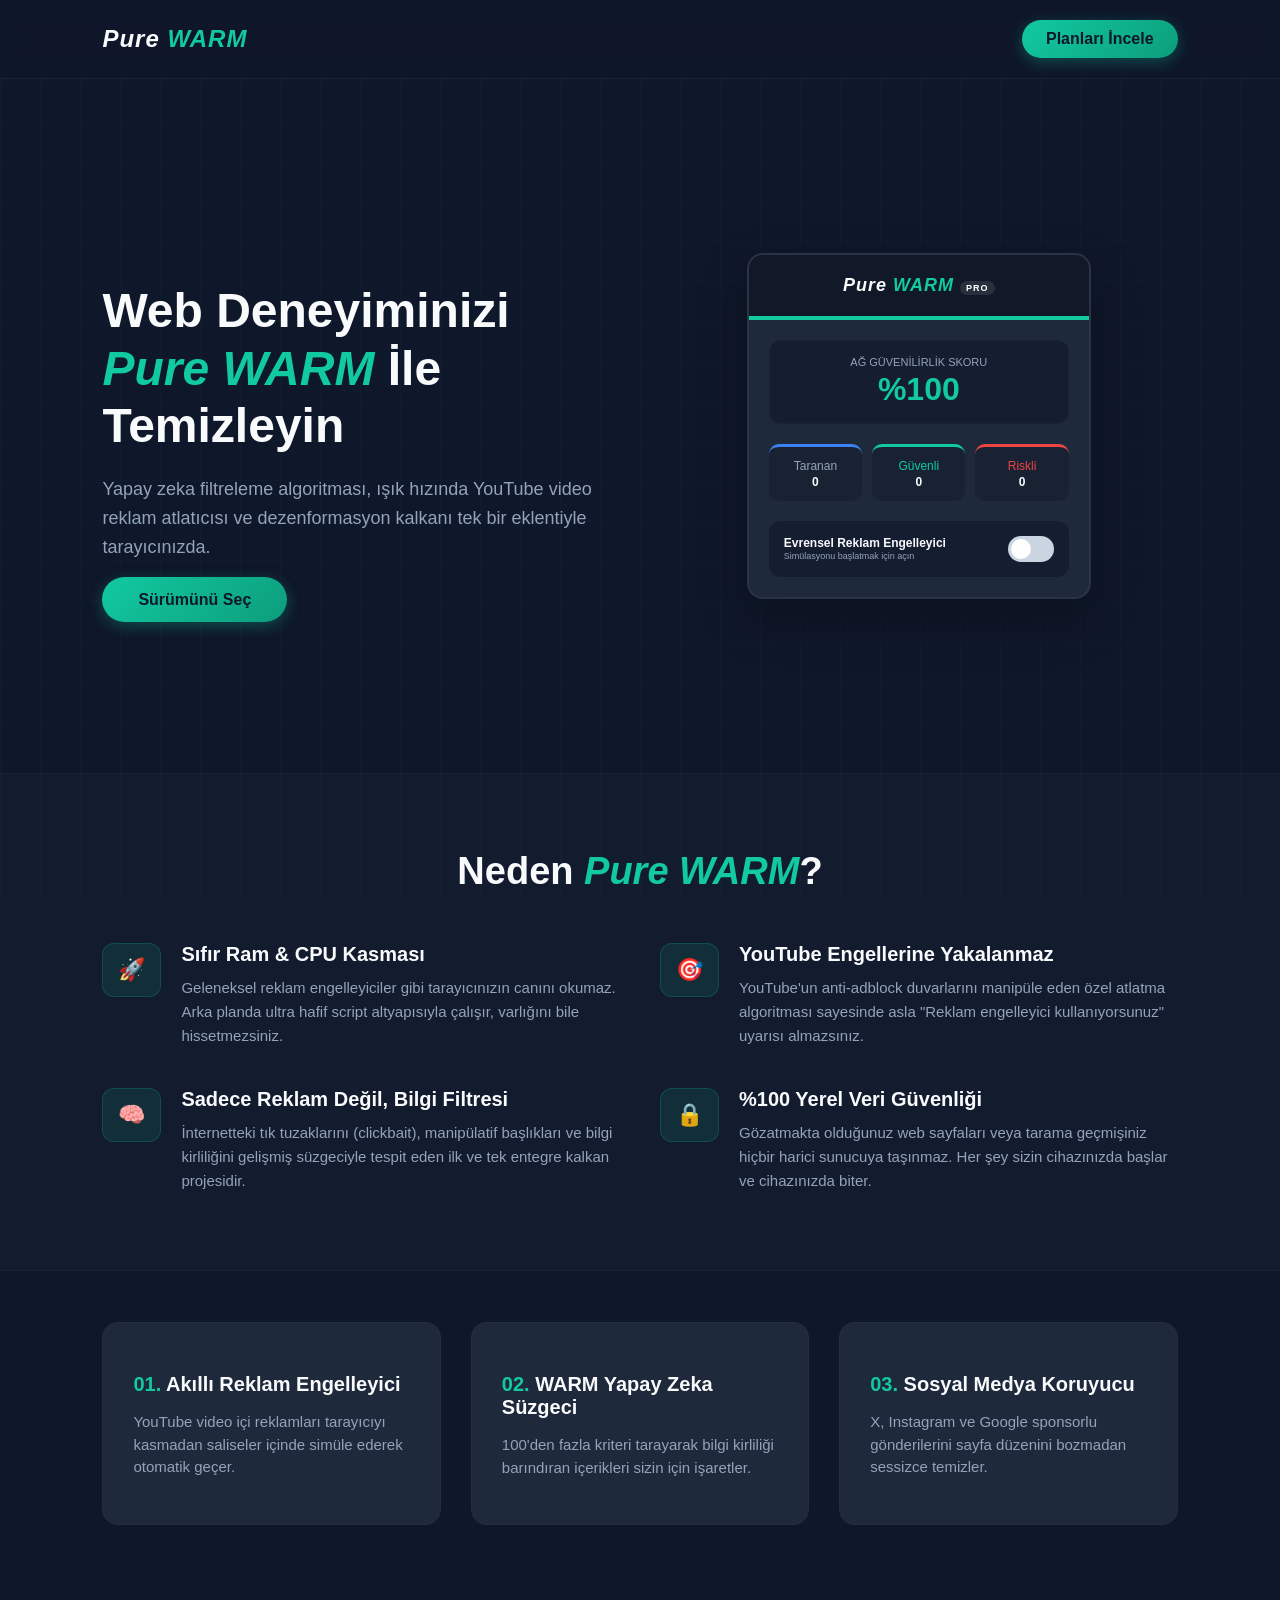
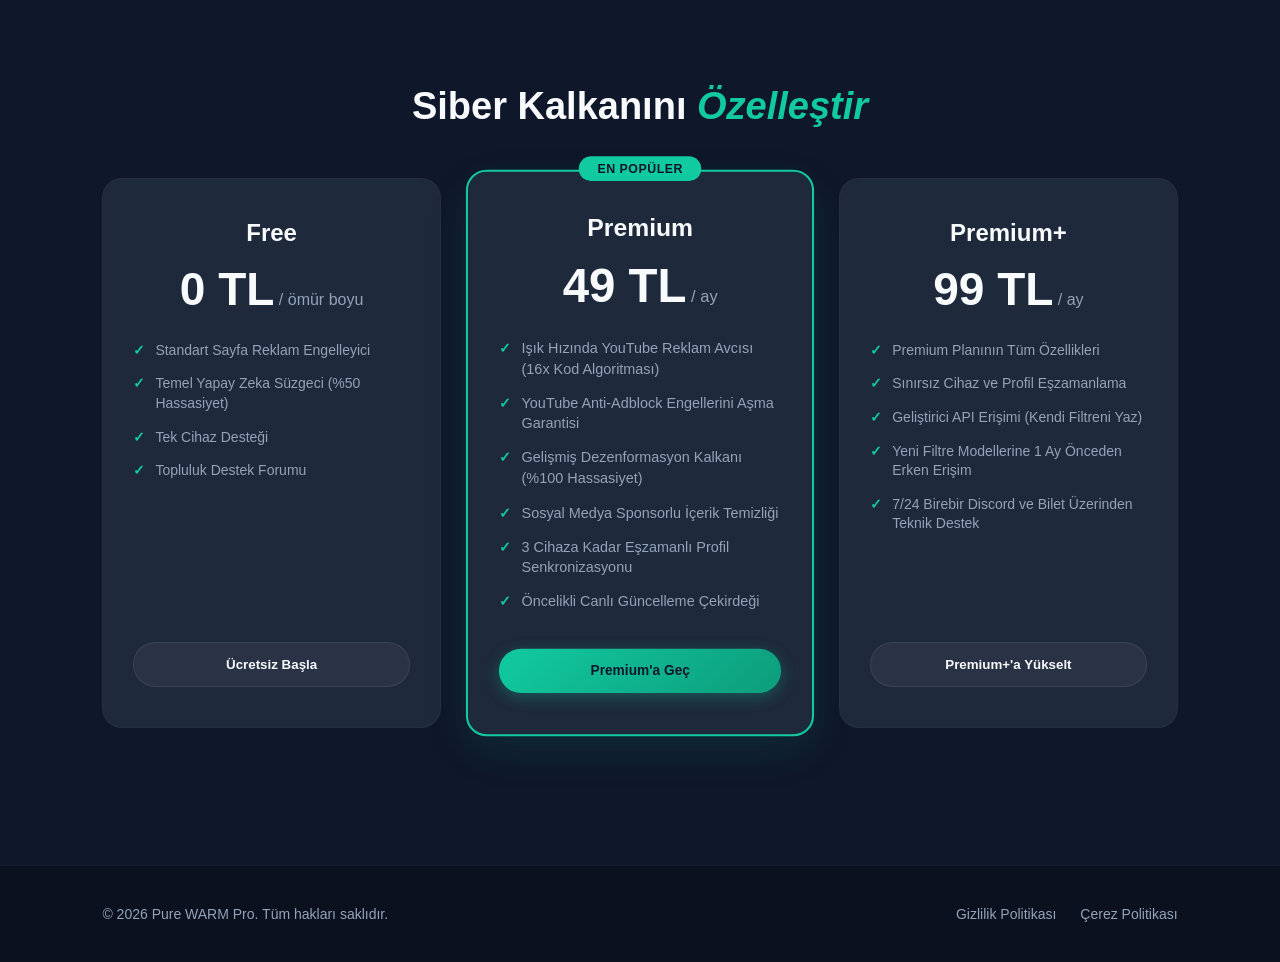
<file: index.html>
<!DOCTYPE html>
<html lang="tr">
<head>
    <meta charset="UTF-8">
    <meta name="viewport" content="width=device-width, initial-scale=1.0">
    <title>Pure WARM Pro - Yapay Zeka Destekli Web Kalkanı</title>
    <link rel="stylesheet" href="style.css">
</head>
<body>

    <div class="cyber-grid"></div>

    <nav>
        <div class="logo" onclick="window.scrollTo(0,0)">Pure <span>WARM</span></div>
        <a href="#fiyatlar" class="download-btn">Planları İncele</a>
    </nav>

    <section class="hero">
        <div class="hero-text">
            <h1>Web Deneyiminizi <span>Pure WARM</span> İle Temizleyin</h1>
            <p>Yapay zeka filtreleme algoritması, ışık hızında YouTube video reklam atlatıcısı ve dezenformasyon kalkanı tek bir eklentiyle tarayıcınızda.</p>
            <a href="#fiyatlar" class="download-btn" style="padding: 14px 36px; font-size: 16px;">Sürümünü Seç</a>
        </div>

        <div class="hero-visual">
            <div class="mock-extension" id="extWindow">
                <div class="ext-header">
                    <div class="logo" style="font-size: 18px; cursor: default;">Pure <span>WARM</span> <span style="font-size: 9px; background: rgba(255,255,255,0.1); padding: 2px 6px; border-radius: 10px; font-style: normal; color: white;">PRO</span></div>
                </div>
                <div class="ext-content">
                    <div class="ext-score-box">
                        <div style="font-size: 11px; color: var(--text-muted); text-transform: uppercase; margin-bottom: 3px;">Ağ Güvenilirlik Skoru</div>
                        <div id="simSkor" style="font-size: 32px; font-weight: 800; color: var(--accent-green);">%100</div>
                    </div>
                    <div class="ext-grid">
                        <div class="ext-box taranan">
                            <div style="color: var(--text-muted);">Taranan</div>
                            <div id="simTaranan" style="font-weight: 700; margin-top: 2px;">0</div>
                        </div>
                        <div class="ext-box guvenli">
                            <div style="color: var(--accent-green);">Güvenli</div>
                            <div id="simGuvenli" style="font-weight: 700; margin-top: 2px;">0</div>
                        </div>
                        <div class="ext-box kirli">
                            <div style="color: #ef4444;">Riskli</div>
                            <div id="simKirli" style="font-weight: 700; margin-top: 2px;">0</div>
                        </div>
                    </div>
                    <div class="ext-control">
                        <div style="font-size: 12px; font-weight: 600;">
                            Evrensel Reklam Engelleyici
                            <div style="font-size: 9px; color: var(--text-muted); font-weight: 400; margin-top: 1px;">Simülasyonu başlatmak için açın</div>
                        </div>
                        <label class="switch">
                            <input type="checkbox" id="simToggle">
                            <span class="slider"></span>
                        </label>
                    </div>
                </div>
            </div>
        </div>
    </section>

    <section class="why-us">
        <div class="why-us-title">Neden <span>Pure WARM</span>?</div>
        <div class="why-us-grid">
            <div class="why-item">
                <div class="why-icon-box">🚀</div>
                <div class="why-content">
                    <h4>Sıfır Ram & CPU Kasması</h4>
                    <p>Geleneksel reklam engelleyiciler gibi tarayıcınızın canını okumaz. Arka planda ultra hafif script altyapısıyla çalışır, varlığını bile hissetmezsiniz.</p>
                </div>
            </div>
            <div class="why-item">
                <div class="why-icon-box">🎯</div>
                <div class="why-content">
                    <h4>YouTube Engellerine Yakalanmaz</h4>
                    <p>YouTube'un anti-adblock duvarlarını manipüle eden özel atlatma algoritması sayesinde asla "Reklam engelleyici kullanıyorsunuz" uyarısı almazsınız.</p>
                </div>
            </div>
            <div class="why-item">
                <div class="why-icon-box">🧠</div>
                <div class="why-content">
                    <h4>Sadece Reklam Değil, Bilgi Filtresi</h4>
                    <p>İnternetteki tık tuzaklarını (clickbait), manipülatif başlıkları ve bilgi kirliliğini gelişmiş süzgeciyle tespit eden ilk ve tek entegre kalkan projesidir.</p>
                </div>
            </div>
            <div class="why-item">
                <div class="why-icon-box">🔒</div>
                <div class="why-content">
                    <h4>%100 Yerel Veri Güvenliği</h4>
                    <p>Gözatmakta olduğunuz web sayfaları veya tarama geçmişiniz hiçbir harici sunucuya taşınmaz. Her şey sizin cihazınızda başlar ve cihazınızda biter.</p>
                </div>
            </div>
        </div>
    </section>

    <section class="features">
        <div class="feature-card">
            <h3><span>01.</span> Akıllı Reklam Engelleyici</h3>
            <p>YouTube video içi reklamları tarayıcıyı kasmadan saliseler içinde simüle ederek otomatik geçer.</p>
        </div>
        <div class="feature-card">
            <h3><span>02.</span> WARM Yapay Zeka Süzgeci</h3>
            <p>100'den fazla kriteri tarayarak bilgi kirliliği barındıran içerikleri sizin için işaretler.</p>
        </div>
        <div class="feature-card">
            <h3><span>03.</span> Sosyal Medya Koruyucu</h3>
            <p>X, Instagram ve Google sponsorlu gönderilerini sayfa düzenini bozmadan sessizce temizler.</p>
        </div>
    </section>

    <section class="pricing" id="fiyatlar">
        <h2>Siber Kalkanını <span>Özelleştir</span></h2>
        <div class="pricing-grid">
            
            <div class="price-card">
                <div>
                    <h4>Free</h4>
                    <div class="price-value">0 TL<span> / ömür boyu</span></div>
                    <ul class="price-features">
                        <li>Standart Sayfa Reklam Engelleyici</li>
                        <li>Temel Yapay Zeka Süzgeci (%50 Hassasiyet)</li>
                        <li>Tek Cihaz Desteği</li>
                        <li>Topluluk Destek Forumu</li>
                    </ul>
                </div>
                <button class="price-btn open-download-trigger">Ücretsiz Başla</button>
            </div>

            <div class="price-card popular">
                <div class="popular-badge">En Popüler</div>
                <div>
                    <h4>Premium</h4>
                    <div class="price-value">49 TL<span> / ay</span></div>
                    <ul class="price-features">
                        <li>Işık Hızında YouTube Reklam Avcısı (16x Kod Algoritması)</li>
                        <li>YouTube Anti-Adblock Engellerini Aşma Garantisi</li>
                        <li>Gelişmiş Dezenformasyon Kalkanı (%100 Hassasiyet)</li>
                        <li>Sosyal Medya Sponsorlu İçerik Temizliği</li>
                        <li>3 Cihaza Kadar Eşzamanlı Profil Senkronizasyonu</li>
                        <li>Öncelikli Canlı Güncelleme Çekirdeği</li>
                    </ul>
                </div>
                <button class="price-btn open-payment-trigger" data-plan="Premium" data-price="49 TL">Premium'a Geç</button>
            </div>

            <div class="price-card">
                <div>
                    <h4>Premium+</h4>
                    <div class="price-value">99 TL<span> / ay</span></div>
                    <ul class="price-features">
                        <li>Premium Planının Tüm Özellikleri</li>
                        <li>Sınırsız Cihaz ve Profil Eşzamanlama</li>
                        <li>Geliştirici API Erişimi (Kendi Filtreni Yaz)</li>
                        <li>Yeni Filtre Modellerine 1 Ay Önceden Erken Erişim</li>
                        <li>7/24 Birebir Discord ve Bilet Üzerinden Teknik Destek</li>
                    </ul>
                </div>
                <button class="price-btn open-payment-trigger" data-plan="Premium+" data-price="99 TL">Premium+'a Yükselt</button>
            </div>
        </div>
    </section>

    <footer>
        <div class="footer-copy">
            &copy; 2026 Pure WARM Pro. Tüm hakları saklıdır.
        </div>
        <div class="footer-links">
            <a id="btnPrivacy">Gizlilik Politikası</a>
            <a id="btnCookies">Çerez Politikası</a>
        </div>
    </footer>

    <div class="modal" id="modalDownload">
        <div class="modal-content">
            <span class="close-modal" id="closeDownload">&times;</span>
            <div class="modal-header">Pure WARM Manuel Kurulum Rehberi</div>
            <div class="modal-body">
                <p>Eklentimiz şu anda resmi mağaza onay sürecindedir. Beklemeden hemen kullanmak için aşağıdaki adımları uygulayabilirsiniz:</p>
                <div class="setup-steps">
                    <div class="setup-step"><strong>1.</strong> Aşağıdaki butondan <code>pure-warm-ai.zip</code> dosyasını bilgisayarınıza indirin ve klasöre çıkartın.</div>
                    <div class="setup-step"><strong>2.</strong> Chrome tarayıcınızdan yeni bir sekme açıp <code>chrome://extensions</code> adresine gidin.</div>
                    <div class="setup-step"><strong>3.</strong> Açılan sayfanın sağ üst köşesindeki <strong>"Geliştirici Modu"</strong> anahtarını aktif hale getirin.</div>
                    <div class="setup-step"><strong>4.</strong> Sol üstte beliren <strong>"Paketlenmemiş öğe yükle"</strong> butonuna tıklayın ve ZIP'ten çıkardığınız klasörü seçin.</div>
                </div>
                <a href="dosyalar/pure-warm.zip" download="pure-warm.zip" class="action-pay-btn" style="text-decoration:none; display:block; text-align:center; margin-top:25px;">
                    Eklentiyi İndir (.ZIP)
                </a>
            </div>
        </div>
    </div>

    <div class="modal" id="modalPayment">
        <div class="modal-content payment-modal-content">
            <span class="close-modal" id="closePayment">&times;</span>
            <div class="modal-header">Güvenli Lisans Ödemesi</div>
            <div class="modal-body">
                <div class="payment-summary">
                    Seçilen Plan: <span id="summaryPlanName" style="color: var(--accent-green); font-weight:800;">-</span> 
                    (<span id="summaryPlanPrice">-</span>)
                </div>
                
                <form id="credit-card-form">
                    <div class="form-group">
                        <label>Kart Üzerindeki İsim</label>
                        <input type="text" id="cardName" placeholder="Ahmet Yılmaz" required>
                    </div>
                    <div class="form-group">
                        <label>Kart Numarası</label>
                        <input type="text" id="cardNumber" placeholder="4444 5555 6666 7777" maxlength="19" required>
                    </div>
                    <div class="form-row">
                        <div class="form-group">
                            <label>Son Kullanma (AA/YY)</label>
                            <input type="text" id="cardExpiry" placeholder="12/28" maxlength="5" required>
                        </div>
                        <div class="form-group">
                            <label>CVC / CVP</label>
                            <input type="text" id="cardCvc" placeholder="123" maxlength="3" required>
                        </div>
                    </div>
                    <button type="submit" class="action-pay-btn">Ödemeyi Tamamla ve Lisans Üret</button>
                </form>
            </div>
        </div>
    </div>

    <div class="modal" id="modalPrivacy">
        <div class="modal-content">
            <span class="close-modal" id="closePrivacy">&times;</span>
            <div class="modal-header">Gizlilik Politikası</div>
            <div class="modal-body">
                <p>Pure WARM Pro olarak gizliliğinize en üst düzeyde önem veriyoruz...</p>
                <h5>1. Toplanan Veriler</h5>
                <p>Kişisel verileriniz asla uzak sunucularımıza gönderilmez veya kaydedilmez.</p>
            </div>
        </div>
    </div>

    <div class="modal" id="modalCookies">
        <div class="modal-content">
            <span class="close-modal" id="closeCookies">&times;</span>
            <div class="modal-header">Çerez Politikası</div>
            <div class="modal-body">
                <p>Bu web sitesinde, kullanıcı deneyimini artırmak amacıyla çerezler kullanılmaktadır.</p>
            </div>
        </div>
    </div>

    <script src="script.js"></script>
</body>
</html>
</file>
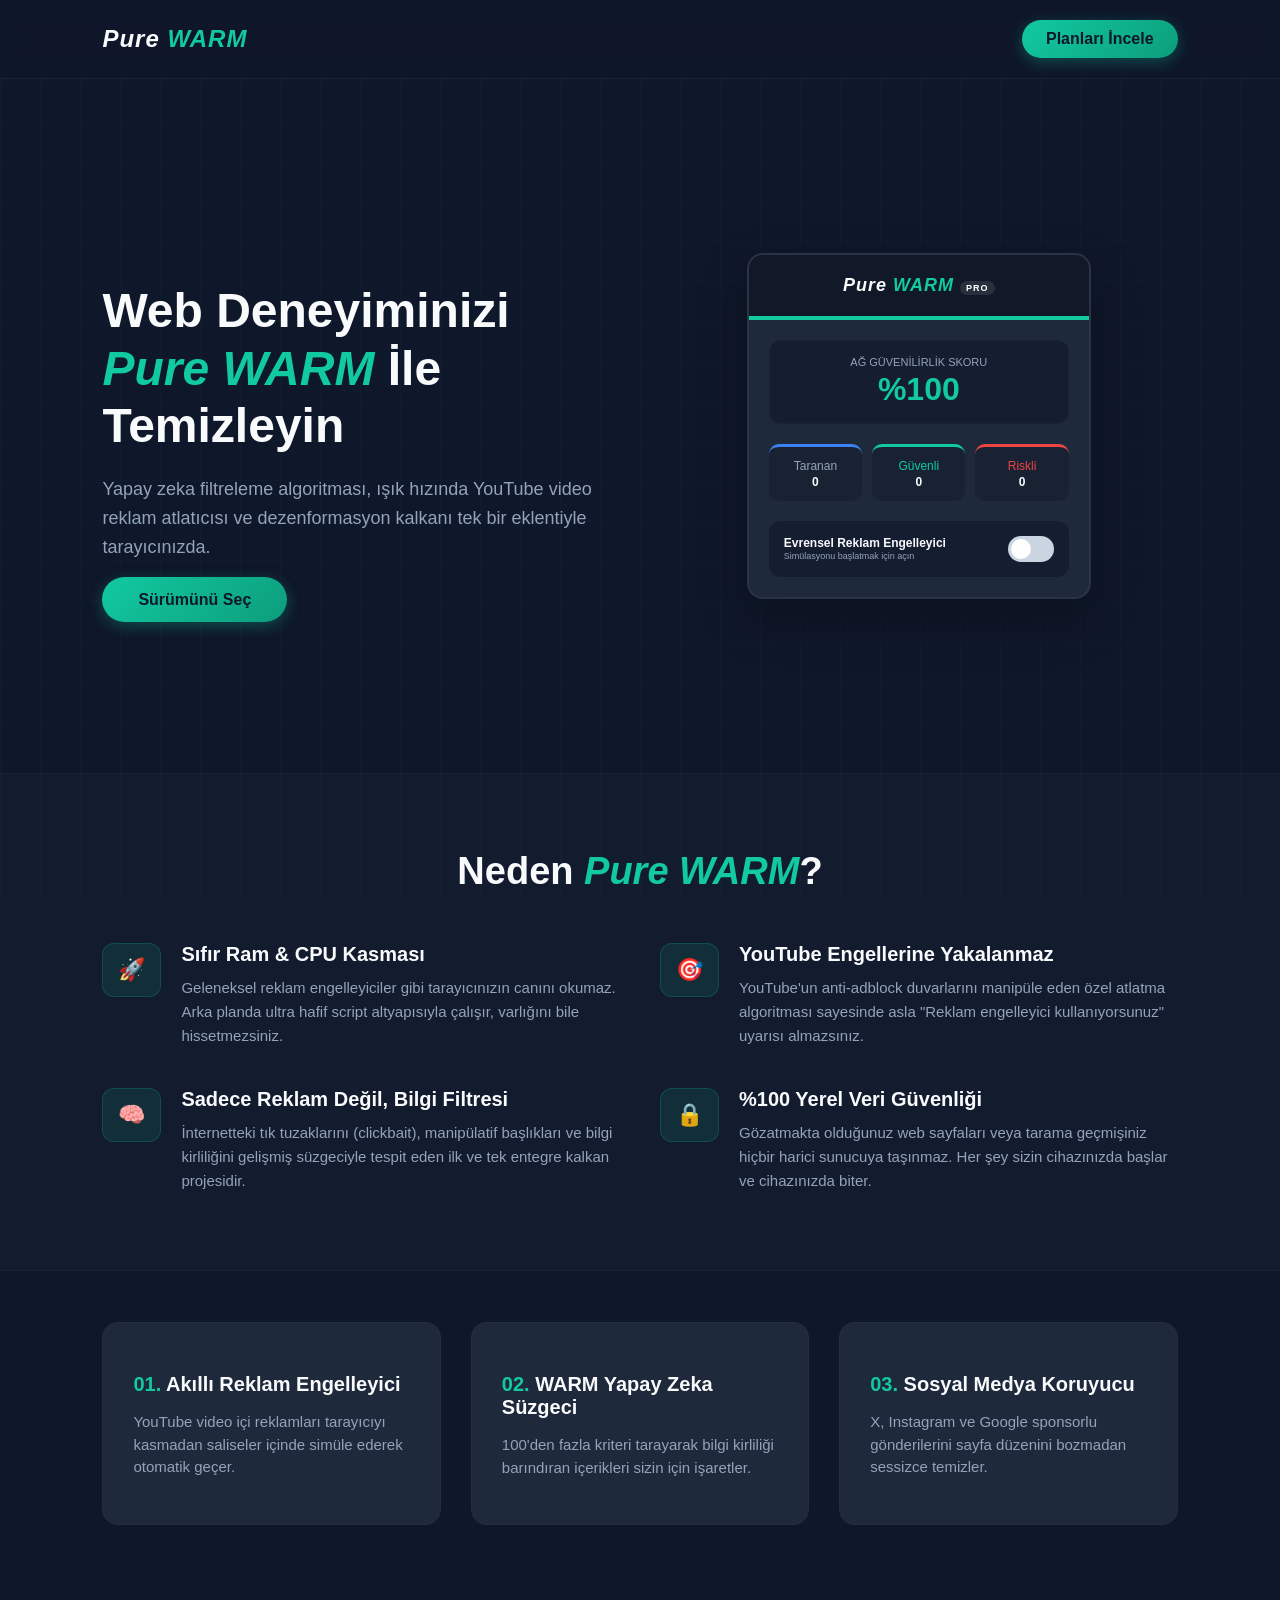
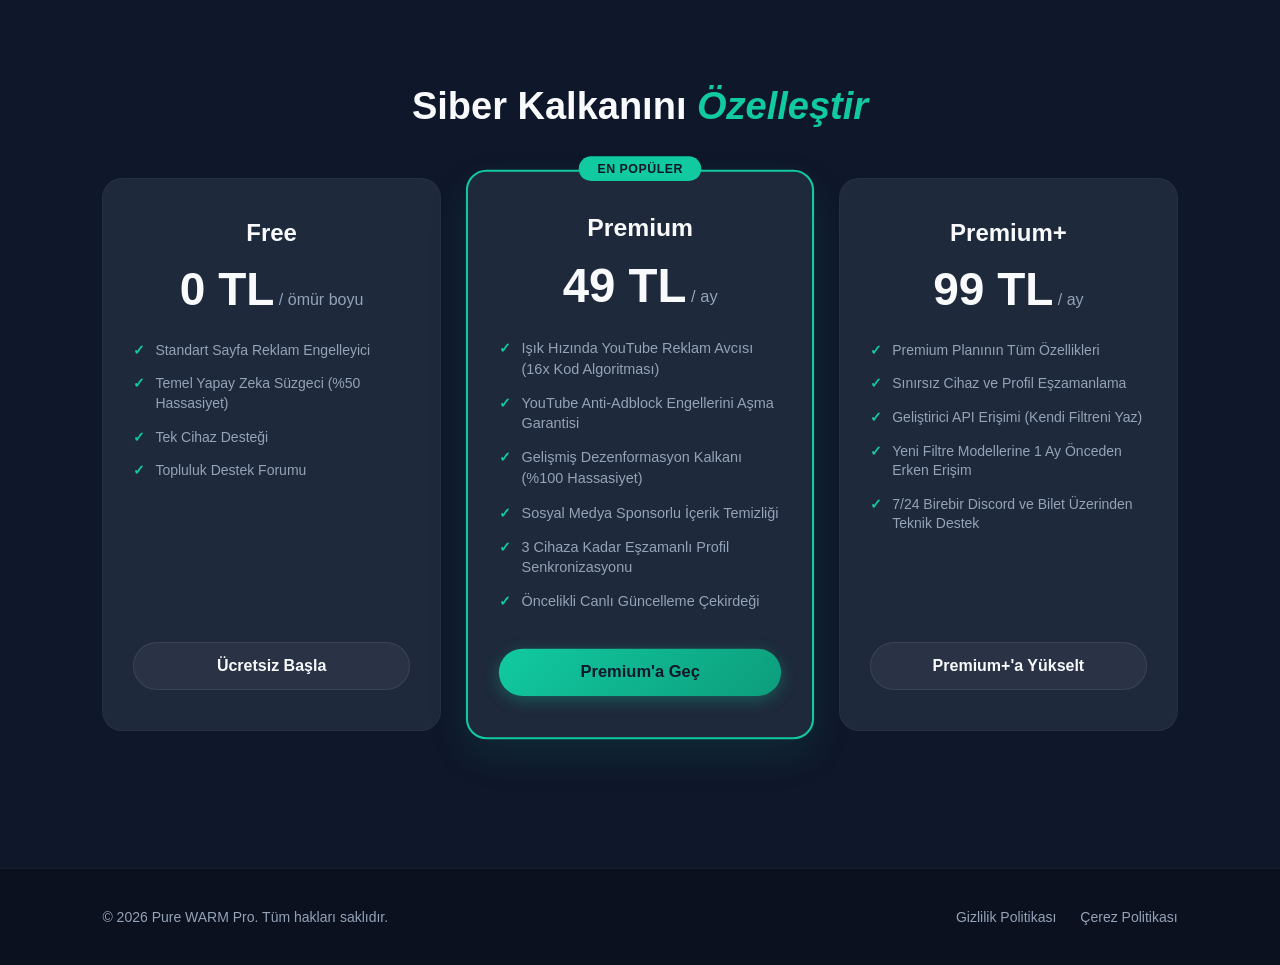
<file: index2.html>
<!DOCTYPE html>
<html lang="tr">
<head>
    <meta charset="UTF-8">
    <meta name="viewport" content="width=device-width, initial-scale=1.0">
    <title>Pure WARM Pro - Yapay Zeka Destekli Web Kalkanı</title>
    <style>
        :root {
            --bg-dark: #0f172a;
            --bg-card: #1e293b;
            --accent-green: #11caa0;
            --text-white: #f8fafc;
            --text-muted: #94a3b8;
        }

        body {
            background-color: var(--bg-dark);
            color: var(--text-white);
            font-family: 'Segoe UI', Tahoma, Geneva, Verdana, sans-serif;
            margin: 0;
            padding: 0;
            overflow-x: hidden;
            scroll-behavior: smooth;
        }

        /* 🌟 Siber Arka Plan Efekti */
        .cyber-grid {
            position: absolute;
            width: 100%;
            height: 100%;
            background-image: linear-gradient(rgba(17, 202, 160, 0.05) 1px, transparent 1px),
                              linear-gradient(90deg, rgba(17, 202, 160, 0.05) 1px, transparent 1px);
            background-size: 40px 40px;
            z-index: -1;
            opacity: 0.6;
        }

        /* 🧭 Üst Menü */
        nav {
            display: flex;
            justify-content: space-between;
            align-items: center;
            padding: 20px 8%;
            background: rgba(15, 23, 42, 0.8);
            backdrop-filter: blur(12px);
            border-bottom: 1px solid rgba(255, 255, 255, 0.05);
            position: sticky;
            top: 0;
            z-index: 100;
        }

        .logo {
            font-size: 24px;
            font-weight: 800;
            font-style: italic;
            letter-spacing: 1px;
            cursor: pointer;
        }
        .logo span { color: var(--accent-green); }

        .download-btn {
            background: linear-gradient(135deg, var(--accent-green) 0%, #0d9d7c 100%);
            color: var(--bg-dark);
            padding: 10px 24px;
            border-radius: 30px;
            font-weight: 700;
            text-decoration: none;
            box-shadow: 0 4px 15px rgba(17, 202, 160, 0.3);
            transition: all 0.3s ease;
        }
        .download-btn:hover {
            transform: translateY(-2px);
            box-shadow: 0 6px 20px rgba(17, 202, 160, 0.5);
        }

        /* 🚀 Hero Bölümü */
        .hero {
            display: flex;
            align-items: center;
            justify-content: space-between;
            padding: 6% 8%;
            min-height: 60vh;
            gap: 40px;
        }

        .hero-text {
            flex: 1;
            max-width: 600px;
        }

        .hero-text h1 {
            font-size: 48px;
            font-weight: 800;
            line-height: 1.2;
            margin-bottom: 20px;
        }
        .hero-text h1 span {
            color: var(--accent-green);
            font-style: italic;
        }

        .hero-text p {
            color: var(--text-muted);
            font-size: 18px;
            line-height: 1.6;
            margin-bottom: 30px;
        }

        /* 📱 Canlı Eklenti Simülatörü */
        .hero-visual {
            flex: 1;
            display: flex;
            justify-content: center;
            align-items: center;
        }

        .mock-extension {
            width: 340px;
            background: var(--bg-card);
            border-radius: 16px;
            border: 2px solid rgba(255, 255, 255, 0.05);
            box-shadow: 0 20px 50px rgba(0,0,0,0.3);
            overflow: hidden;
            transition: border-color 0.5s ease;
        }
        .mock-extension.active {
            border-color: var(--accent-green);
            box-shadow: 0 0 30px rgba(17, 202, 160, 0.2);
        }

        .ext-header {
            background: #111827;
            padding: 20px;
            text-align: center;
            border-bottom: 4px solid var(--accent-green);
        }

        .ext-content { padding: 20px; }

        .ext-score-box {
            text-align: center;
            background: rgba(15, 23, 42, 0.6);
            padding: 15px;
            border-radius: 12px;
            margin-bottom: 20px;
            border: 1px solid rgba(255,255,255,0.02);
        }

        .ext-grid {
            display: grid;
            grid-template-columns: 1fr 1fr 1fr;
            gap: 10px;
            margin-bottom: 20px;
        }

        .ext-box {
            background: rgba(15, 23, 42, 0.4);
            padding: 12px 5px;
            border-radius: 10px;
            text-align: center;
            font-size: 12px;
        }
        .ext-box.taranan { border-top: 3px solid #3b82f6; }
        .ext-box.guvenli { border-top: 3px solid var(--accent-green); }
        .ext-box.kirli { border-top: 3px solid #ef4444; }

        .ext-control {
            background: rgba(15, 23, 42, 0.6);
            padding: 15px;
            border-radius: 12px;
            display: flex;
            justify-content: space-between;
            align-items: center;
        }

        /* Switch Butonu */
        .switch { position: relative; display: inline-block; width: 46px; height: 26px; }
        .switch input { opacity: 0; width: 0; height: 0; }
        .slider {
            position: absolute; cursor: pointer; top: 0; left: 0; right: 0; bottom: 0;
            background-color: #cbd5e1; transition: .4s; border-radius: 34px;
        }
        .slider:before {
            position: absolute; content: ""; height: 20px; width: 20px; left: 3px; bottom: 3px;
            background-color: white; transition: .4s; border-radius: 50%;
        }
        input:checked + .slider { background-color: var(--accent-green); }
        input:checked + .slider:before { transform: translateX(20px); }

        /* ✨ Özellik Kartları Bölümü */
        .features {
            padding: 4% 8%;
            display: grid;
            grid-template-columns: repeat(auto-fit, minmax(280px, 1fr));
            gap: 30px;
        }

        .feature-card {
            background: var(--bg-card);
            padding: 30px;
            border-radius: 16px;
            border: 1px solid rgba(255, 255, 255, 0.02);
            transition: all 0.3s ease;
        }
        .feature-card:hover {
            transform: translateY(-5px);
            border-color: rgba(17, 202, 160, 0.3);
        }

        .feature-card h3 {
            font-size: 20px;
            margin-bottom: 12px;
            color: var(--text-white);
        }
        .feature-card h3 span { color: var(--accent-green); }
        .feature-card p {
            color: var(--text-muted);
            font-size: 15px;
            line-height: 1.5;
        }

        /* 🛡️ YENİ BÖLÜM: Neden Bizi Seçmelisiniz? */
        .why-us {
            padding: 6% 8%;
            background: rgba(30, 41, 59, 0.3);
            border-top: 1px solid rgba(255,255,255,0.02);
            border-bottom: 1px solid rgba(255,255,255,0.02);
        }

        .why-us-title {
            text-align: center;
            font-size: 38px;
            font-weight: 800;
            margin-bottom: 50px;
        }
        .why-us-title span {
            color: var(--accent-green);
            font-style: italic;
        }

        .why-us-grid {
            display: grid;
            grid-template-columns: repeat(auto-fit, minmax(350px, 1fr));
            gap: 40px;
            max-width: 1200px;
            margin: 0 auto;
        }

        .why-item {
            display: flex;
            gap: 20px;
            align-items: flex-start;
        }

        .why-icon-box {
            background: rgba(17, 202, 160, 0.1);
            color: var(--accent-green);
            padding: 15px;
            border-radius: 12px;
            font-size: 22px;
            font-weight: bold;
            line-height: 1;
            border: 1px solid rgba(17, 202, 160, 0.2);
        }

        .why-content h4 {
            margin: 0 0 10px 0;
            font-size: 20px;
            font-weight: 700;
        }

        .why-content p {
            margin: 0;
            color: var(--text-muted);
            font-size: 15px;
            line-height: 1.6;
        }

        /* 💎 Fiyatlandırma Paneli */
        .pricing {
            padding: 6% 8%;
            text-align: center;
        }

        .pricing h2 {
            font-size: 38px;
            font-weight: 800;
            margin-bottom: 50px;
        }
        .pricing h2 span {
            color: var(--accent-green);
            font-style: italic;
        }

        .pricing-grid {
            display: grid;
            grid-template-columns: repeat(auto-fit, minmax(280px, 1fr));
            gap: 30px;
            align-items: stretch;
            max-width: 1200px;
            margin: 0 auto;
        }

        .price-card {
            background: var(--bg-card);
            padding: 40px 30px;
            border-radius: 20px;
            border: 1px solid rgba(255, 255, 255, 0.03);
            transition: all 0.3s ease;
            display: flex;
            flex-direction: column;
            justify-content: space-between;
            position: relative;
        }

        .price-card.popular {
            border: 2px solid var(--accent-green);
            transform: scale(1.03);
            box-shadow: 0 15px 40px rgba(17, 202, 160, 0.1);
        }

        .popular-badge {
            position: absolute;
            top: -15px;
            left: 50%;
            transform: translateX(-50%);
            background: var(--accent-green);
            color: var(--bg-dark);
            padding: 5px 18px;
            border-radius: 20px;
            font-size: 12px;
            font-weight: 800;
            text-transform: uppercase;
            letter-spacing: 0.5px;
        }

        .price-card h4 {
            font-size: 24px;
            margin: 0 0 15px 0;
            font-weight: 700;
        }

        .price-value {
            font-size: 46px;
            font-weight: 800;
            color: var(--text-white);
            margin-bottom: 25px;
        }
        .price-value span {
            font-size: 16px;
            color: var(--text-muted);
            font-weight: 400;
        }

        .price-features {
            list-style: none;
            padding: 0;
            margin: 0 0 35px 0;
            text-align: left;
        }

        .price-features li {
            margin-bottom: 14px;
            color: var(--text-muted);
            font-size: 14px;
            display: flex;
            align-items: flex-start;
            gap: 10px;
            line-height: 1.4;
        }

        .price-features li::before {
            content: "✓";
            color: var(--accent-green);
            font-weight: 900;
        }

        /* Premium Özellikleri Vurgulamak İçin Özel Renklendirme */
        .price-features li.premium-exclusive {
            color: var(--text-white);
            font-weight: 600;
        }
        .price-features li.premium-exclusive::before {
            content: "⚡";
        }

        .price-btn {
            background: rgba(255,255,255,0.05);
            color: var(--text-white);
            padding: 14px;
            border-radius: 30px;
            text-decoration: none;
            font-weight: 700;
            transition: all 0.3s ease;
            border: 1px solid rgba(255,255,255,0.08);
            text-align: center;
        }
        .price-btn:hover { background: rgba(255,255,255,0.1); }

        .price-card.popular .price-btn {
            background: linear-gradient(135deg, var(--accent-green) 0%, #0d9d7c 100%);
            color: var(--bg-dark);
            border: none;
            box-shadow: 0 4px 15px rgba(17, 202, 160, 0.3);
        }
        .price-card.popular .price-btn:hover {
            transform: translateY(-2px);
            box-shadow: 0 6px 20px rgba(17, 202, 160, 0.5);
        }

        /* 📑 Alt Bilgi (Footer) */
        footer {
            background: #0b111e;
            padding: 40px 8%;
            border-top: 1px solid rgba(255, 255, 255, 0.05);
            margin-top: 60px;
            display: flex;
            justify-content: space-between;
            align-items: center;
            flex-wrap: wrap;
            gap: 20px;
        }

        .footer-copy { color: var(--text-muted); font-size: 14px; }
        .footer-links { display: flex; gap: 24px; }
        .footer-links a { color: var(--text-muted); text-decoration: none; font-size: 14px; transition: color 0.2s ease; cursor: pointer; }
        .footer-links a:hover { color: var(--accent-green); }

        /* 🪟 Modallar */
        .modal {
            position: fixed; top: 0; left: 0; width: 100%; height: 100%; background: rgba(15, 23, 42, 0.85);
            backdrop-filter: blur(8px); display: flex; justify-content: center; align-items: center; z-index: 1000;
            opacity: 0; pointer-events: none; transition: opacity 0.3s ease;
        }
        .modal.open { opacity: 1; pointer-events: auto; }
        .modal-content {
            background: var(--bg-card); border: 1px solid rgba(255, 255, 255, 0.1); border-radius: 20px;
            width: 90%; max-width: 600px; max-height: 70vh; overflow-y: auto; padding: 40px; position: relative;
        }
        .modal-header { font-size: 24px; font-weight: 800; color: var(--accent-green); margin-bottom: 20px; font-style: italic; }
        .modal-body { color: var(--text-muted); font-size: 15px; line-height: 1.6; }
        .modal-body h5 { color: var(--text-white); font-size: 16px; margin: 20px 0 10px 0; }
        .close-modal { position: absolute; top: 20px; right: 25px; font-size: 28px; color: var(--text-muted); cursor: pointer; }
        .close-modal:hover { color: #ef4444; }

        @media (max-width: 968px) {
            nav { padding: 20px 5%; }
            .hero { flex-direction: column; text-align: center; padding: 10% 5%; }
            .hero-text h1 { font-size: 36px; }
            .price-card.popular { transform: none; }
            footer { flex-direction: column; text-align: center; }
            .why-us-grid { grid-template-columns: 1fr; }
        }
    </style>
</head>
<body>

    <div class="cyber-grid"></div>

    <nav>
        <div class="logo" onclick="window.scrollTo(0,0)">Pure <span>WARM</span></div>
        <a href="#fiyatlar" class="download-btn">Planları İncele</a>
    </nav>

    <section class="hero">
        <div class="hero-text">
            <h1>Web Deneyiminizi <span>Pure WARM</span> İle Temizleyin</h1>
            <p>Yapay zeka filtreleme algoritması, ışık hızında YouTube video reklam atlatıcısı ve dezenformasyon kalkanı tek bir eklentiyle tarayıcınızda.</p>
            <a href="#fiyatlar" class="download-btn" style="padding: 14px 36px; font-size: 16px;">Sürümünü Seç</a>
        </div>

        <div class="hero-visual">
            <div class="mock-extension" id="extWindow">
                <div class="ext-header">
                    <div class="logo" style="font-size: 18px; cursor: default;">Pure <span>WARM</span> <span style="font-size: 9px; background: rgba(255,255,255,0.1); padding: 2px 6px; border-radius: 10px; font-style: normal; color: white;">PRO</span></div>
                </div>
                <div class="ext-content">
                    <div class="ext-score-box">
                        <div style="font-size: 11px; color: var(--text-muted); text-transform: uppercase; margin-bottom: 3px;">Ağ Güvenilirlik Skoru</div>
                        <div id="simSkor" style="font-size: 32px; font-weight: 800; color: var(--accent-green);">%100</div>
                    </div>
                    <div class="ext-grid">
                        <div class="ext-box taranan">
                            <div style="color: var(--text-muted);">Taranan</div>
                            <div id="simTaranan" style="font-weight: 700; margin-top: 2px;">0</div>
                        </div>
                        <div class="ext-box guvenli">
                            <div style="color: var(--accent-green);">Güvenli</div>
                            <div id="simGuvenli" style="font-weight: 700; margin-top: 2px;">0</div>
                        </div>
                        <div class="ext-box kirli">
                            <div style="color: #ef4444;">Riskli</div>
                            <div id="simKirli" style="font-weight: 700; margin-top: 2px;">0</div>
                        </div>
                    </div>
                    <div class="ext-control">
                        <div style="font-size: 12px; font-weight: 600;">
                            Evrensel Reklam Engelleyici
                            <div style="font-size: 9px; color: var(--text-muted); font-weight: 400; margin-top: 1px;">Simülasyonu başlatmak için açın</div>
                        </div>
                        <label class="switch">
                            <input type="checkbox" id="simToggle">
                            <span class="slider"></span>
                        </label>
                    </div>
                </div>
            </div>
        </div>
    </section>

    <section class="why-us">
        <div class="why-us-title">Neden <span>Pure WARM</span>?</div>
        <div class="why-us-grid">
            
            <div class="why-item">
                <div class="why-icon-box">🚀</div>
                <div class="why-content">
                    <h4>Sıfır Ram & CPU Kasması</h4>
                    <p>Geleneksel reklam engelleyiciler gibi tarayıcınızın canını okumaz. Arka planda ultra hafif script altyapısıyla çalışır, varlığını bile hissetmezsiniz.</p>
                </div>
            </div>

            <div class="why-item">
                <div class="why-icon-box">🎯</div>
                <div class="why-content">
                    <h4>YouTube Engellerine Yakalanmaz</h4>
                    <p>YouTube'un anti-adblock duvarlarını manipüle eden özel atlatma algoritması sayesinde asla "Reklam engelleyici kullanıyorsunuz" uyarısı almazsınız.</p>
                </div>
            </div>

            <div class="why-item">
                <div class="why-icon-box">🧠</div>
                <div class="why-content">
                    <h4>Sadece Reklam Değil, Bilgi Filtresi</h4>
                    <p>İnternetteki tık tuzaklarını (clickbait), manipülatif başlıkları ve bilgi kirliliğini gelişmiş süzgeciyle tespit eden ilk ve tek entegre kalkan projesidir.</p>
                </div>
            </div>

            <div class="why-item">
                <div class="why-icon-box">🔒</div>
                <div class="why-content">
                    <h4>%100 Yerel Veri Güvenliği</h4>
                    <p>Gözatmakta olduğunuz web sayfaları veya tarama geçmişiniz hiçbir harici sunucuya taşınmaz. Her şey sizin cihazınızda başlar ve cihazınızda biter.</p>
                </div>
            </div>

        </div>
    </section>

    <section class="features">
        <div class="feature-card">
            <h3><span>01.</span> Akıllı Reklam Engelleyici</h3>
            <p>YouTube video içi reklamları tarayıcıyı kasmadan saliseler içinde simüle ederek otomatik geçer.</p>
        </div>
        <div class="feature-card">
            <h3><span>02.</span> WARM Yapay Zeka Süzgeci</h3>
            <p>100'den fazla kriteri tarayarak bilgi kirliliği barındıran içerikleri sizin için işaretler.</p>
        </div>
        <div class="feature-card">
            <h3><span>03.</span> Sosyal Medya Koruyucu</h3>
            <p>X, Instagram ve Google sponsorlu gönderilerini sayfa düzenini bozmadan sessizce temizler.</p>
        </div>
    </section>

    <section class="pricing" id="fiyatlar">
        <h2>Siber Kalkanını <span>Özelleştir</span></h2>
        <div class="pricing-grid">
            
            <div class="price-card">
                <div>
                    <h4>Free</h4>
                    <div class="price-value">0 TL<span> / ömür boyu</span></div>
                    <ul class="price-features">
                        <li>Standart Sayfa Reklam Engelleyici</li>
                        <li>Temel Yapay Zeka Süzgeci (%50 Hassasiyet)</li>
                        <li>Tek Cihaz Desteği</li>
                        <li>Topluluk Destek Forumu</li>
                    </ul>
                </div>
                <a href="#" class="price-btn">Ücretsiz Başla</a>
            </div>

            <div class="price-card popular">
                <div class="popular-badge">En Popüler</div>
                <div>
                    <h4>Premium</h4>
                    <div class="price-value">49 TL<span> / ay</span></div>
                    <ul class="price-features">
                        <li>Işık Hızında YouTube Reklam Avcısı (16x Kod Algoritması)</li>
                        <li>YouTube Anti-Adblock Engellerini Aşma Garantisi</li>
                        <li>Gelişmiş Dezenformasyon Kalkanı (%100 Hassasiyet)</li>
                        <li>Sosyal Medya Sponsorlu İçerik Temizliği</li>
                        <li>3 Cihaza Kadar Eşzamanlı Profil Senkronizasyonu</li>
                        <li>Öncelikli Canlı Güncelleme Çekirdeği</li>
                    </ul>
                </div>
                <a href="#" class="price-btn">Premium'a Geç</a>
            </div>

            <div class="price-card">
                <div>
                    <h4>Premium+</h4>
                    <div class="price-value">99 TL<span> / ay</span></div>
                    <ul class="price-features">
                        <li>Premium Planının Tüm Özellikleri</li>
                        <li>Sınırsız Cihaz ve Profil Eşzamanlama</li>
                        <li>Geliştirici API Erişimi (Kendi Filtreni Yaz)</li>
                        <li>Yeni Filtre Modellerine 1 Ay Önceden Erken Erişim</li>
                        <li>7/24 Birebir Discord ve Bilet Üzerinden Teknik Destek</li>
                    </ul>
                </div>
                <a href="#" class="price-btn">Premium+'a Yükselt</a>
            </div>
        </div>
    </section>

    <footer>
        <div class="footer-copy">
            &copy; 2026 Pure WARM Pro. Tüm hakları saklıdır.
        </div>
        <div class="footer-links">
            <a id="btnPrivacy">Gizlilik Politikası</a>
            <a id="btnCookies">Çerez Politikası</a>
        </div>
    </footer>

    <div class="modal" id="modalPrivacy">
        <div class="modal-content">
            <span class="close-modal" id="closePrivacy">&times;</span>
            <div class="modal-header">Gizlilik Politikası</div>
            <div class="modal-body">
                <p>Pure WARM Pro olarak gizliliğinize en üst düzeyde önem veriyoruz...</p>
                <h5>1. Toplanan Veriler</h5>
                <p>Kişisel verileriniz asla uzak sunucularımıza gönderilmez veya kaydedilmez.</p>
            </div>
        </div>
    </div>

    <div class="modal" id="modalCookies">
        <div class="modal-content">
            <span class="close-modal" id="closeCookies">&times;</span>
            <div class="modal-header">Çerez Politikası</div>
            <div class="modal-body">
                <p>Bu web sitesinde, kullanıcı deneyimini artırmak amacıyla çerezler kullanılmaktadır.</p>
            </div>
        </div>
    </div>

    <script>
        // Simülatör Kontrolü
        const simToggle = document.getElementById('simToggle');
        const extWindow = document.getElementById('extWindow');
        const simTaranan = document.getElementById('simTaranan');
        const simGuvenli = document.getElementById('simGuvenli');
        const simKirli = document.getElementById('simKirli');
        const simSkor = document.getElementById('simSkor');

        let interval = null;
        let taranan = 0; let guvenli = 0; let kirli = 0;

        simToggle.addEventListener('change', () => {
            if(simToggle.checked) {
                extWindow.classList.add('active');
                interval = setInterval(() => {
                    taranan += Math.floor(Math.random() * 3) + 1;
                    if(Math.random() > 0.15) {
                        guvenli += taranan - (guvenli + kirli);
                    } else {
                        kirli += taranan - (guvenli + kirli);
                    }
                    simTaranan.innerText = taranan;
                    simGuvenli.innerText = guvenli;
                    simKirli.innerText = kirli;
                    simSkor.innerText = "%" + Math.round((guvenli / taranan) * 100);
                }, 1200);
            } else {
                extWindow.classList.remove('active');
                clearInterval(interval);
                taranan = 0; guvenli = 0; kirli = 0;
                simTaranan.innerText = 0; simGuvenli.innerText = 0; simKirli.innerText = 0;
                simSkor.innerText = "%100";
            }
        });

        // Modallar
        const btnPrivacy = document.getElementById('btnPrivacy');
        const modalPrivacy = document.getElementById('modalPrivacy');
        const closePrivacy = document.getElementById('closePrivacy');
        const btnCookies = document.getElementById('btnCookies');
        const modalCookies = document.getElementById('modalCookies');
        const closeCookies = document.getElementById('closeCookies');

        btnPrivacy.onclick = () => modalPrivacy.classList.add('open');
        closePrivacy.onclick = () => modalPrivacy.classList.remove('open');
        btnCookies.onclick = () => modalCookies.classList.add('open');
        closeCookies.onclick = () => modalCookies.classList.remove('open');

        window.onclick = (e) => {
            if (e.target == modalPrivacy) modalPrivacy.classList.remove('open');
            if (e.target == modalCookies) modalCookies.classList.remove('open');
        }
    </script>
</body>
</html>
</file>
<file: style.css>
/* 🎨 ANA RENKLER VE DEĞİŞKENLER */
:root {
    --bg-dark: #0f172a;
    --bg-card: #1e293b;
    --accent-green: #11caa0;
    --text-white: #f8fafc;
    --text-muted: #94a3b8;
}

body {
    background-color: var(--bg-dark);
    color: var(--text-white);
    font-family: 'Segoe UI', Tahoma, Geneva, Verdana, sans-serif;
    margin: 0;
    padding: 0;
    overflow-x: hidden;
    scroll-behavior: smooth;
}

/* Arka Plan Izgarası */
.cyber-grid {
    position: absolute;
    width: 100%;
    height: 100%;
    background-image: linear-gradient(rgba(17, 202, 160, 0.05) 1px, transparent 1px),
                      linear-gradient(90deg, rgba(17, 202, 160, 0.05) 1px, transparent 1px);
    background-size: 40px 40px;
    z-index: -1;
    opacity: 0.6;
}

/* Navigasyon */
nav {
    display: flex;
    justify-content: space-between;
    align-items: center;
    padding: 20px 8%;
    background: rgba(15, 23, 42, 0.8);
    backdrop-filter: blur(12px);
    border-bottom: 1px solid rgba(255, 255, 255, 0.05);
    position: sticky;
    top: 0;
    z-index: 100;
}

.logo {
    font-size: 24px;
    font-weight: 800;
    font-style: italic;
    letter-spacing: 1px;
    cursor: pointer;
}
.logo span { color: var(--accent-green); }

.download-btn {
    background: linear-gradient(135deg, var(--accent-green) 0%, #0d9d7c 100%);
    color: var(--bg-dark);
    padding: 10px 24px;
    border-radius: 30px;
    font-weight: 700;
    text-decoration: none;
    box-shadow: 0 4px 15px rgba(17, 202, 160, 0.3);
    transition: all 0.3s ease;
    border: none;
    cursor: pointer;
}
.download-btn:hover {
    transform: translateY(-2px);
    box-shadow: 0 6px 20px rgba(17, 202, 160, 0.5);
}

/* Hero Alanı */
.hero {
    display: flex;
    align-items: center;
    justify-content: space-between;
    padding: 6% 8%;
    min-height: 60vh;
    gap: 40px;
}
.hero-text { flex: 1; max-width: 600px; }
.hero-text h1 { font-size: 48px; font-weight: 800; line-height: 1.2; margin-bottom: 20px; }
.hero-text h1 span { color: var(--accent-green); font-style: italic; }
.hero-text p { color: var(--text-muted); font-size: 18px; line-height: 1.6; margin-bottom: 30px; }

/* Eklenti Simülatörü */
.hero-visual { flex: 1; display: flex; justify-content: center; align-items: center; }
.mock-extension {
    width: 340px;
    background: var(--bg-card);
    border-radius: 16px;
    border: 2px solid rgba(255, 255, 255, 0.05);
    box-shadow: 0 20px 50px rgba(0,0,0,0.3);
    overflow: hidden;
    transition: border-color 0.5s ease;
}
.mock-extension.active {
    border-color: var(--accent-green);
    box-shadow: 0 0 30px rgba(17, 202, 160, 0.2);
}
.ext-header { background: #111827; padding: 20px; text-align: center; border-bottom: 4px solid var(--accent-green); }
.ext-content { padding: 20px; }
.ext-score-box { text-align: center; background: rgba(15, 23, 42, 0.6); padding: 15px; border-radius: 12px; margin-bottom: 20px; border: 1px solid rgba(255,255,255,0.02); }
.ext-grid { display: grid; grid-template-columns: 1fr 1fr 1fr; gap: 10px; margin-bottom: 20px; }
.ext-box { background: rgba(15, 23, 42, 0.4); padding: 12px 5px; border-radius: 10px; text-align: center; font-size: 12px; }
.ext-box.taranan { border-top: 3px solid #3b82f6; }
.ext-box.guvenli { border-top: 3px solid var(--accent-green); }
.ext-box.kirli { border-top: 3px solid #ef4444; }
.ext-control { background: rgba(15, 23, 42, 0.6); padding: 15px; border-radius: 12px; display: flex; justify-content: space-between; align-items: center; }

/* Switch Mantığı */
.switch { position: relative; display: inline-block; width: 46px; height: 26px; }
.switch input { opacity: 0; width: 0; height: 0; }
.slider { position: absolute; cursor: pointer; top: 0; left: 0; right: 0; bottom: 0; background-color: #cbd5e1; transition: .4s; border-radius: 34px; }
.slider:before { position: absolute; content: ""; height: 20px; width: 20px; left: 3px; bottom: 3px; background-color: white; transition: .4s; border-radius: 50%; }
input:checked + .slider { background-color: var(--accent-green); }
input:checked + .slider:before { transform: translateX(20px); }

/* Neden Biz Bölümü */
.why-us { padding: 6% 8%; background: rgba(30, 41, 59, 0.3); border-top: 1px solid rgba(255,255,255,0.02); border-bottom: 1px solid rgba(255,255,255,0.02); }
.why-us-title { text-align: center; font-size: 38px; font-weight: 800; margin-bottom: 50px; }
.why-us-title span { color: var(--accent-green); font-style: italic; }
.why-us-grid { display: grid; grid-template-columns: repeat(auto-fit, minmax(350px, 1fr)); gap: 40px; max-width: 1200px; margin: 0 auto; }
.why-item { display: flex; gap: 20px; align-items: flex-start; }
.why-icon-box { background: rgba(17, 202, 160, 0.1); color: var(--accent-green); padding: 15px; border-radius: 12px; font-size: 22px; font-weight: bold; line-height: 1; border: 1px solid rgba(17, 202, 160, 0.2); }
.why-content h4 { margin: 0 0 10px 0; font-size: 20px; font-weight: 700; }
.why-content p { margin: 0; color: var(--text-muted); font-size: 15px; line-height: 1.6; }

/* Özellik Kartları */
.features { padding: 4% 8%; display: grid; grid-template-columns: repeat(auto-fit, minmax(280px, 1fr)); gap: 30px; }
.feature-card { background: var(--bg-card); padding: 30px; border-radius: 16px; border: 1px solid rgba(255, 255, 255, 0.02); transition: all 0.3s ease; }
.feature-card:hover { transform: translateY(-5px); border-color: rgba(17, 202, 160, 0.3); }
.feature-card h3 { font-size: 20px; margin-bottom: 12px; color: var(--text-white); }
.feature-card h3 span { color: var(--accent-green); }
.feature-card p { color: var(--text-muted); font-size: 15px; line-height: 1.5; }

/* Fiyat Paneli */
.pricing { padding: 6% 8%; text-align: center; }
.pricing h2 { font-size: 38px; font-weight: 800; margin-bottom: 50px; }
.pricing h2 span { color: var(--accent-green); font-style: italic; }
.pricing-grid { display: grid; grid-template-columns: repeat(auto-fit, minmax(280px, 1fr)); gap: 30px; align-items: stretch; max-width: 1200px; margin: 0 auto; }
.price-card { background: var(--bg-card); padding: 40px 30px; border-radius: 20px; border: 1px solid rgba(255, 255, 255, 0.03); transition: all 0.3s ease; display: flex; flex-direction: column; justify-content: space-between; position: relative; }
.price-card.popular { border: 2px solid var(--accent-green); transform: scale(1.03); box-shadow: 0 15px 40px rgba(17, 202, 160, 0.1); }
.popular-badge { position: absolute; top: -15px; left: 50%; transform: translateX(-50%); background: var(--accent-green); color: var(--bg-dark); padding: 5px 18px; border-radius: 20px; font-size: 12px; font-weight: 800; text-transform: uppercase; letter-spacing: 0.5px; }
.price-card h4 { font-size: 24px; margin: 0 0 15px 0; font-weight: 700; }
.price-value { font-size: 46px; font-weight: 800; color: var(--text-white); margin-bottom: 25px; }
.price-value span { font-size: 16px; color: var(--text-muted); font-weight: 400; }
.price-features { list-style: none; padding: 0; margin: 0 0 35px 0; text-align: left; }
.price-features li { margin-bottom: 14px; color: var(--text-muted); font-size: 14px; display: flex; align-items: flex-start; gap: 10px; line-height: 1.4; }
.price-features li::before { content: "✓"; color: var(--accent-green); font-weight: 900; }
.price-btn { background: rgba(255,255,255,0.05); color: var(--text-white); padding: 14px; border-radius: 30px; font-weight: 700; transition: all 0.3s ease; border: 1px solid rgba(255,255,255,0.08); text-align: center; width: 100%; cursor: pointer; }
.price-btn:hover { background: rgba(255,255,255,0.1); }
.price-card.popular .price-btn { background: linear-gradient(135deg, var(--accent-green) 0%, #0d9d7c 100%); color: var(--bg-dark); border: none; box-shadow: 0 4px 15px rgba(17, 202, 160, 0.3); }
.price-card.popular .price-btn:hover { transform: translateY(-2px); box-shadow: 0 6px 20px rgba(17, 202, 160, 0.5); }

/* Footer */
footer { background: #0b111e; padding: 40px 8%; border-top: 1px solid rgba(255, 255, 255, 0.05); margin-top: 60px; display: flex; justify-content: space-between; align-items: center; flex-wrap: wrap; gap: 20px; }
.footer-copy { color: var(--text-muted); font-size: 14px; }
.footer-links { display: flex; gap: 24px; }
.footer-links a { color: var(--text-muted); text-decoration: none; font-size: 14px; transition: color 0.2s ease; cursor: pointer; }
.footer-links a:hover { color: var(--accent-green); }

/* 🪟 MODAL SİSTEMİ (Yeni Ekranlar İçin Ortak Tasarım) */
.modal {
    position: fixed; top: 0; left: 0; width: 100%; height: 100%; background: rgba(15, 23, 42, 0.85);
    backdrop-filter: blur(8px); display: flex; justify-content: center; align-items: center; z-index: 1000;
    opacity: 0; pointer-events: none; transition: opacity 0.3s ease;
}
.modal.open { opacity: 1; pointer-events: auto; }
.modal-content {
    background: var(--bg-card); border: 1px solid rgba(255, 255, 255, 0.1); border-radius: 20px;
    width: 90%; max-width: 550px; padding: 40px; position: relative; box-shadow: 0 10px 40px rgba(0,0,0,0.5);
}
.modal-header { font-size: 24px; font-weight: 800; color: var(--accent-green); margin-bottom: 20px; font-style: italic; }
.modal-body { color: var(--text-muted); font-size: 15px; line-height: 1.6; }
.close-modal { position: absolute; top: 20px; right: 25px; font-size: 28px; color: var(--text-muted); cursor: pointer; transition: 0.2s; }
.close-modal:hover { color: #ef4444; }

/* 📥 Manuel Kurulum Rehberi Tasarımı */
.setup-steps { display: flex; flex-direction: column; gap: 12px; margin: 20px 0; }
.setup-step { background: rgba(15, 23, 42, 0.5); border: 1px solid rgba(255, 255, 255, 0.03); padding: 12px 16px; border-radius: 10px; color: #cbd5e1; font-size: 14px; }
.setup-step code { background: #070a13; color: var(--accent-green); padding: 2px 6px; border-radius: 4px; font-family: monospace; }

/* 💳 Ödeme Formu Elemanları */
.payment-summary { background: rgba(17, 202, 160, 0.06); border: 1px dashed var(--accent-green); padding: 12px; border-radius: 10px; text-align: center; color: var(--text-white); margin-bottom: 25px; font-size: 15px; }
.form-group { display: flex; flex-direction: column; margin-bottom: 16px; }
.form-group label { font-size: 12px; font-weight: 600; color: var(--text-muted); margin-bottom: 6px; }
.form-group input { background: #0f172a; border: 1px solid rgba(255,255,255,0.08); padding: 12px; border-radius: 8px; color: white; font-size: 14px; outline: none; transition: 0.2s; }
.form-group input:focus { border-color: var(--accent-green); box-shadow: 0 0 10px rgba(17, 202, 160, 0.1); }
.form-row { display: grid; grid-template-columns: 1fr 1fr; gap: 15px; }

/* Ortak Parlayan Yeşil Buton */
.action-pay-btn { background: linear-gradient(135deg, var(--accent-green) 0%, #0d9d7c 100%); color: var(--bg-dark); border: none; width: 100%; padding: 15px; font-size: 15px; font-weight: 700; border-radius: 30px; cursor: pointer; box-shadow: 0 5px 15px rgba(17, 202, 160, 0.2); transition: 0.2s; }
.action-pay-btn:hover { transform: translateY(-1px); box-shadow: 0 8px 25px rgba(17, 202, 160, 0.4); }

@media (max-width: 968px) {
    nav { padding: 20px 5%; }
    .hero { flex-direction: column; text-align: center; padding: 10% 5%; }
    .hero-text h1 { font-size: 36px; }
    .price-card.popular { transform: none; }
    footer { flex-direction: column; text-align: center; }
}
</file>
